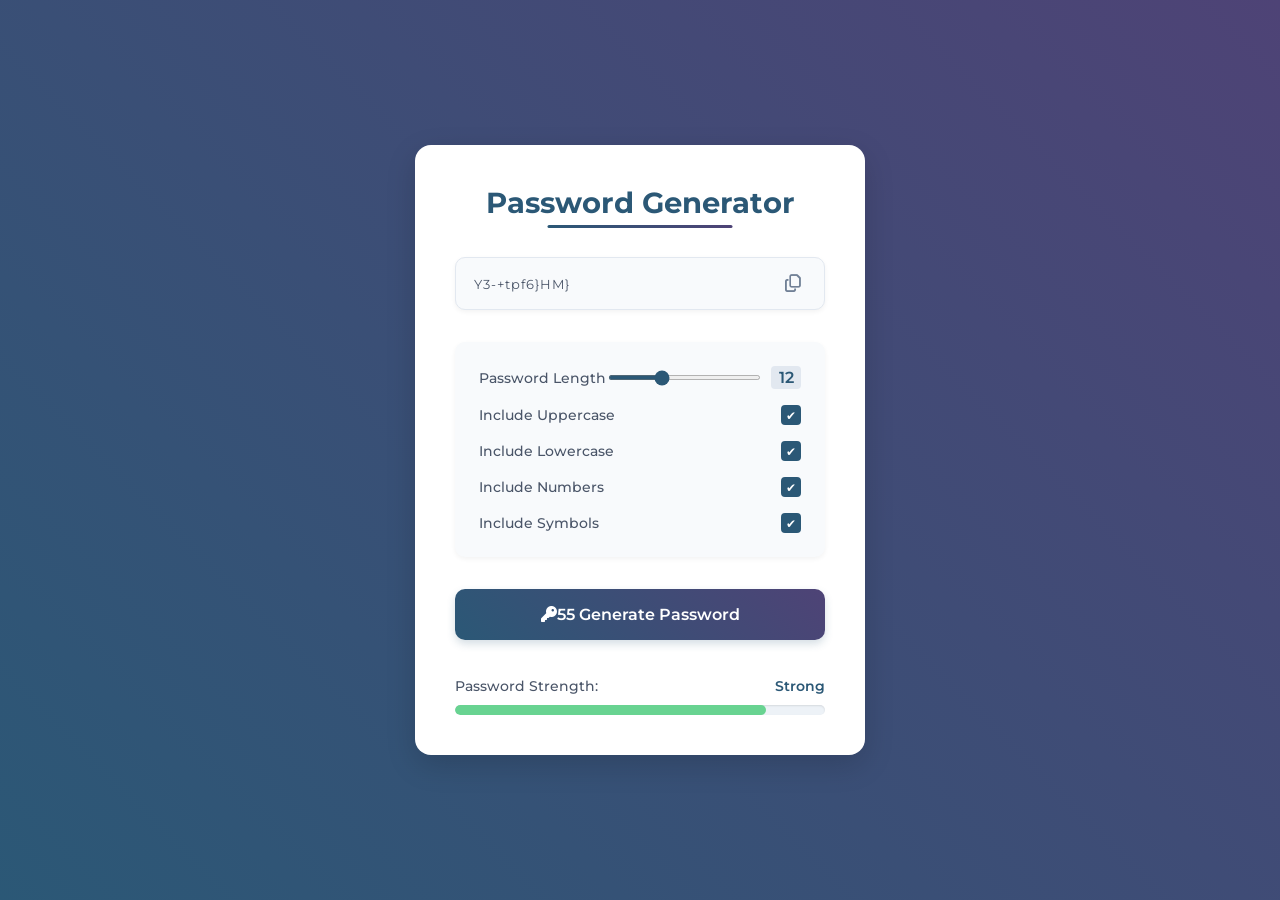
<file: index.html>
<!DOCTYPE html>
<html lang="en">

<head>
  <meta charset="UTF-8" />
  <meta name="viewport" content="width=device-width, initial-scale=1.0" />
  <title>Password Generator</title>
  <link rel="stylesheet" href="style.css" />
  <link rel="stylesheet" href="https://cdnjs.cloudflare.com/ajax/libs/font-awesome/6.7.2/css/all.min.css"
    integrity="sha512-Evv84Mr4kqVGRNSgIGL/F/aIDqQb7xQ2vcrdIwxfjThSH8CSR7PBEakCr51Ck+w+/U6swU2Im1vVX0SVk9ABhg=="
    crossorigin="anonymous" referrerpolicy="no-referrer" />
</head>

<body>
  <div class="container">
    <h1>Password Generator</h1>

    <!-- password container -->
    <div class="password-container">
      <input type="text" readonly id="password" />
      <i class="far fa-copy" id="copy-btn" title="Copy to clipboard"></i>
    </div>

    <!-- options -->
    <div class="options">
      <!-- password length -->
      <div class="option">
        <label for="length">Password Length</label>
        <div class="range-container">
          <input type="range" id="length" min="6" max="24" value="12" />
          <span id="length-value">12</span>
        </div>
      </div>
      <!-- include uppercase -->
      <div class="option">
        <label for="uppercase">Include Uppercase</label>
        <input type="checkbox" id="uppercase" checked />
      </div>
      <!-- include lowercase -->
      <div class="option">
        <label for="lowercase">Include Lowercase</label>
        <input type="checkbox" id="lowercase" checked />
      </div>
      <!-- include numbers -->
      <div class="option">
        <label for="numbers">Include Numbers</label>
        <input type="checkbox" id="numbers" checked />
      </div>
      <!-- include symbols -->
      <div class="option">
        <label for="symbols">Include Symbols</label>
        <input type="checkbox" id="symbols" checked />
      </div>
    </div>

    <button id="generate-btn">
      <i class="fas fa-key"></i>55
      Generate Password
    </button>


    <div class="strength-container">
      <p>Password Strength: <span id="strength-label">Medium</span></p>

      <div class="strength-meter">
        <div class="strength-bar"></div>
      </div>
    </div>
  </div>

  <script src="script.js"></script>
</body>

</html>
</file>
<file: style.css>
@import url(https://fonts.googleapis.com/css?family=Montserrat:100,200,300,regular,500,600,700,800,900,100italic,200italic,300italic,italic,500italic,600italic,700italic,800italic,900italic);

:root {
  --primary-color: #2b5876;
  --secondary-color: #4e4376;
  --weak-color: #fc8181;
  --medium-color: #fbd38d;
  --strong-color: #68d391;
}

* {
  margin: 0;
  padding: 0;
  box-sizing: border-box;
  font-family: "Montserrat", sans-serif;
}

body {
  background: linear-gradient(45deg, var(--primary-color), var(--secondary-color));
  min-height: 100vh;
  display: flex;
  justify-content: center;
  align-items: center;
  color: #333;
  padding: 20px;
  
}

.container {
  background-color: #fff;
  padding: 2.5rem;
  border-radius: 1rem;
  box-shadow: 0 10px 30px rgba(0, 0, 0, 0.15);
  width: 90%;
  max-width: 450px;
}

h1 {
  text-align: center;
  margin-bottom: 1.8rem;
  color: var(--primary-color);
  font-size: 1.8rem;
  font-weight: 700;
  position: relative;
  padding-bottom: 0.5rem;
}

h1::after {
  content: "";
  position: absolute;
  bottom: 0;
  left: 50%;
  transform: translateX(-50%);
  width: 50%;
  height: 3px;
  background: linear-gradient(90deg, var(--primary-color), var(--secondary-color));
  border-radius: 2px;
}

.password-container {
  margin-bottom: 2rem;
  background-color: #f8fafc;
  border-radius: 10px;
  border: 1px solid #e2e8f0;
  overflow: hidden;
  box-shadow: 0 2px 5px rgba(0, 0, 0, 0.05);
  display: flex;
  align-items: center;
  justify-content: space-between;
  padding: 0 1rem 0 0;
}

#password {
  width: 100%;
  padding: 1.1rem;
  padding-right: 50px;
  border: none;
  background: transparent;
  color: #4a5568;
  letter-spacing: 1px;
  outline: none;
  border-radius: 10px;
}

#copy-btn {
  cursor: pointer;
  color: #718096;
  font-size: 1.1rem;
  width: 35px;
  height: 35px;
  display: flex;
  align-items: center;
  justify-content: center;
  border-radius: 50%;
}

#copy-btn:hover {
  color: var(--primary-color);
}

.options {
  margin-bottom: 2rem;
  background-color: #f8fafc;
  padding: 1.5rem;
  border-radius: 10px;
  box-shadow: 0 2px 5px rgba(0, 0, 0, 0.05);
}

.option {
  display: flex;
  justify-content: space-between;
  align-items: center;
  margin-bottom: 1rem;
}

.option:last-child {
  margin-bottom: 0;
}

.option label {
  font-size: 0.9rem;
  color: #4a5568;
  font-weight: 500;
}

.range-container {
  display: flex;
  align-items: center;
  gap: 10px;
  width: 60%;
}

input[type="range"] {
  accent-color: var(--primary-color);
  height: 5px;
  cursor: pointer;
  flex: 1;
}

input[type="checkbox"] {
  width: 20px;
  height: 20px;
  border: 2px solid var(--primary-color);
  appearance: none;
  border-radius: 4px;
  cursor: pointer;
  outline: none;
  position: relative;
  transition: all 0.3s;
}

input[type="checkbox"]:checked {
  background-color: var(--primary-color);
}

input[type="checkbox"]:checked::after {
  content: "\2714";
  position: absolute;
  color: white;
  left: 50%;
  top: 50%;
  transform: translate(-50%, -50%);
  font-size: 12px;
}

#length-value {
  font-weight: 600;
  color: var(--primary-color);
  width: 30px;
  text-align: center;
  background: #e2e8f0;
  border-radius: 4px;
  padding: 2px 5px;
}

button {
  width: 100%;
  padding: 1rem;
  background: linear-gradient(45deg, var(--primary-color), var(--secondary-color));
  color: white;
  border: none;
  border-radius: 10px;
  font-size: 1rem;
  font-weight: 600;
  cursor: pointer;
  transition: all 0.3s;
  margin-bottom: 1.5rem;
  box-shadow: 0 4px 8px rgba(43, 88, 118, 0.2);
}

button:hover {
  transform: translateY(-2px);
}

button:active {
  transform: translateY(0);
}

.strength-container {
  margin-top: 0.8rem;
}

.strength-container p {
  font-size: 0.9rem;
  color: #4a5568;
  margin-bottom: 0.6rem;
  display: flex;
  justify-content: space-between;
  font-weight: 500;
}

#strength-label {
  color: var(--primary-color);
  font-weight: 600;
}

.strength-meter {
  height: 10px;
  background-color: #edf2f7;
  border-radius: 5px;
  margin-top: 0.5rem;
  overflow: hidden;
  box-shadow: inset 0 1px 2px rgba(0, 0, 0, 0.1);
}

.strength-bar {
  height: 100%;
  width: 0;
  min-width: 5%;
  background-color: var(--weak-color);
  transition: all 0.3s ease;
  border-radius: 5px;
}

@media (max-width: 768px) {
  .container {
    width: 95%;
    padding: 1.8rem;
  }

  h1 {
    font-size: 1.6rem;
  }

  .option label {
    font-size: 0.9rem;
  }
}
</file>
